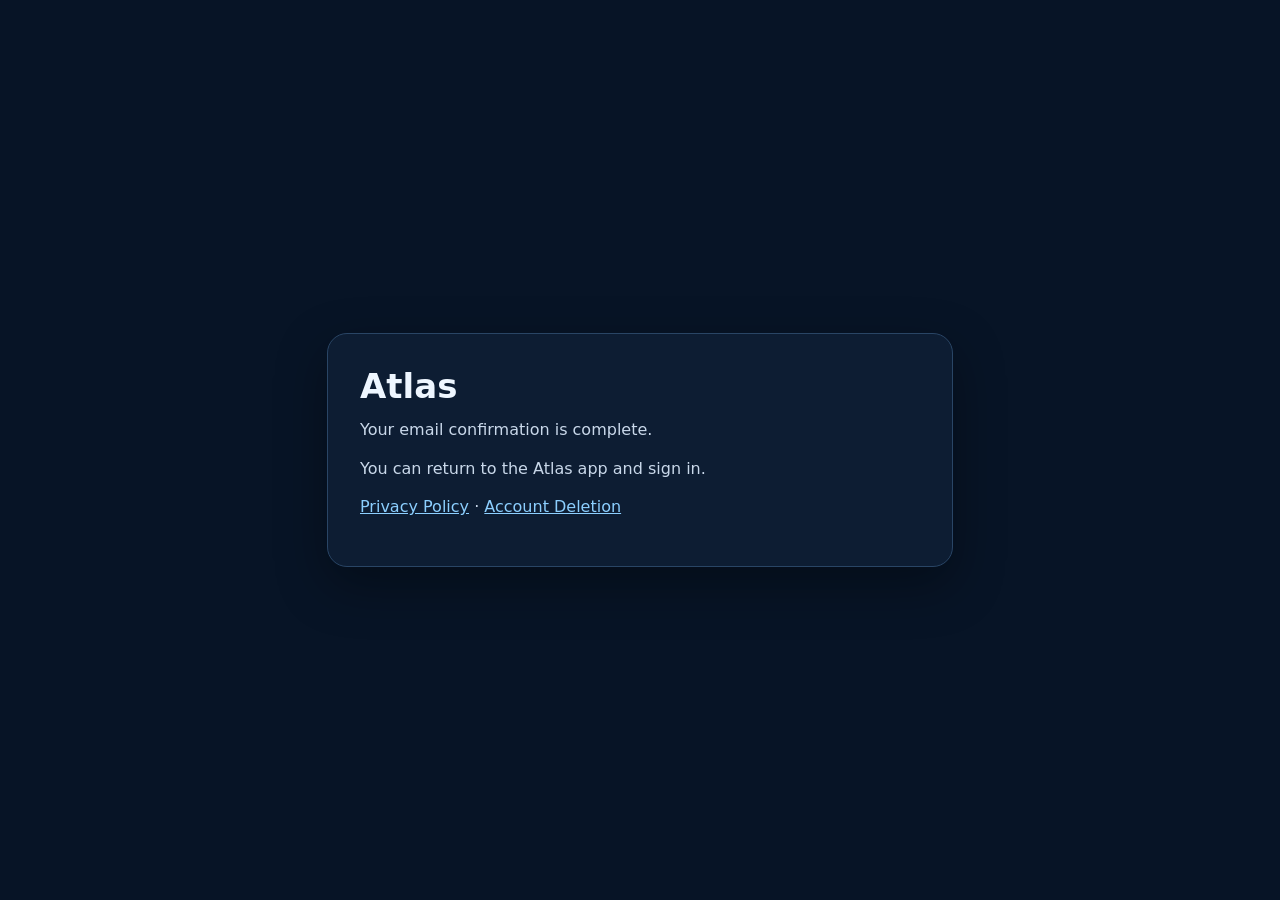
<file: index.html>
<!doctype html>
<html lang="en">
<head>
  <meta charset="utf-8">
  <meta name="viewport" content="width=device-width, initial-scale=1">
  <title>Atlas</title>
  <style>
    :root { color-scheme: dark; }
    body {
      margin: 0;
      min-height: 100vh;
      display: grid;
      place-items: center;
      background: #071426;
      color: #eef6ff;
      font-family: system-ui, -apple-system, BlinkMacSystemFont, "Segoe UI", sans-serif;
    }
    main {
      width: min(92vw, 560px);
      padding: 32px;
      border: 1px solid #294565;
      border-radius: 20px;
      background: #0d1d33;
      box-shadow: 0 18px 50px rgba(0,0,0,.35);
    }
    h1 { margin: 0 0 12px; font-size: 34px; }
    p { margin: 0 0 14px; line-height: 1.55; color: #c9d8ea; }
    a { color: #8ccfff; }
  </style>
</head>
<body>
  <main>
    <h1>Atlas</h1>
    <p>Your email confirmation is complete.</p>
    <p>You can return to the Atlas app and sign in.</p>
    <p><a href="./privacy/">Privacy Policy</a> · <a href="./account-deletion/">Account Deletion</a></p>
  </main>
</body>
</html>
</file>
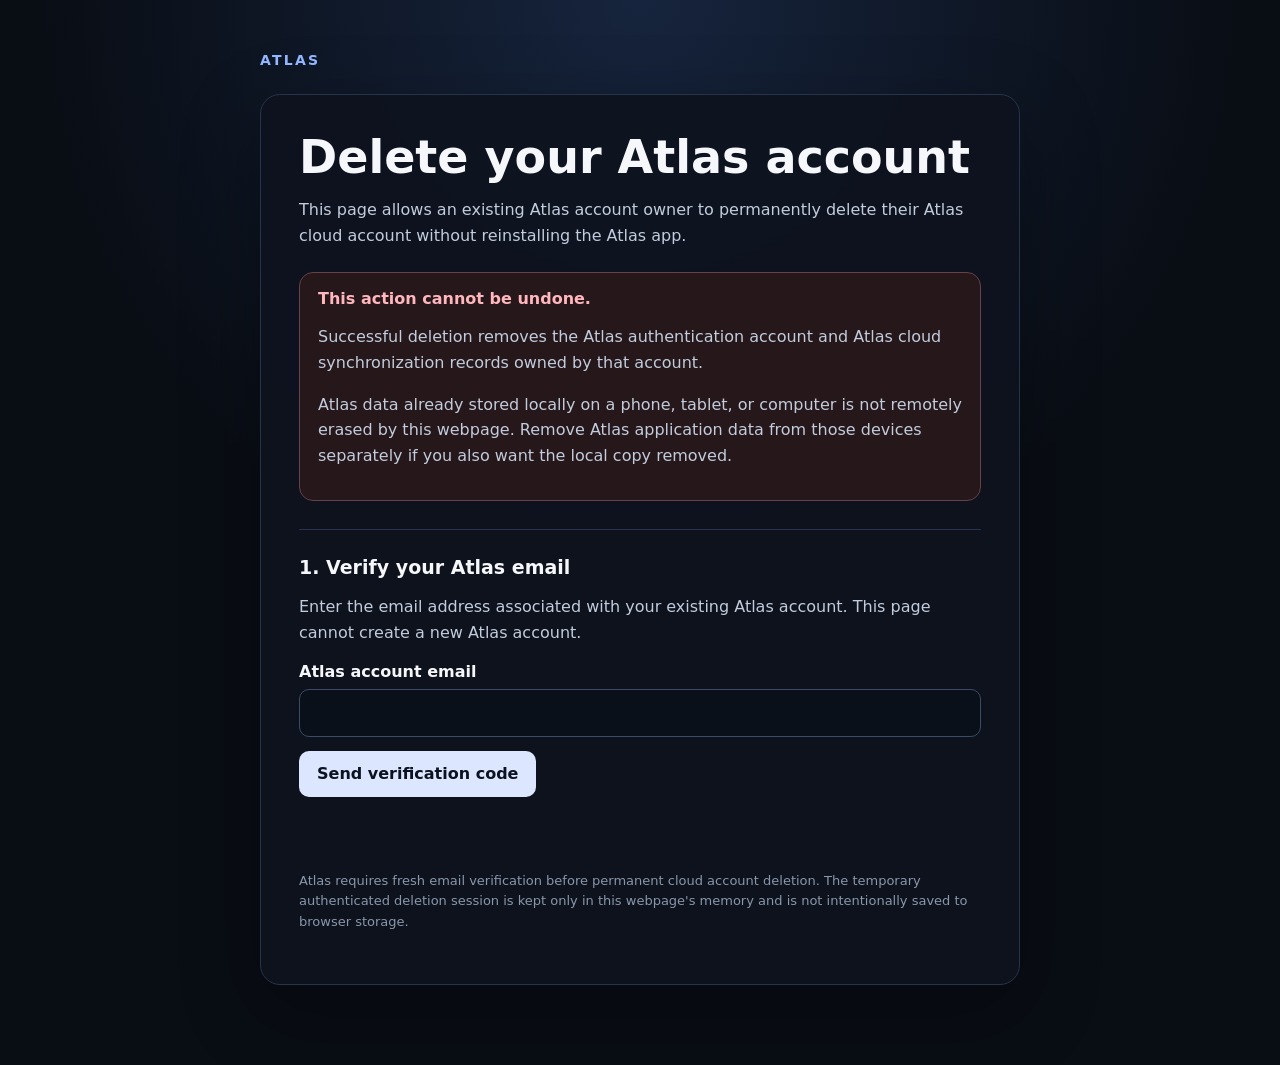
<file: account-deletion/index.html>
<!doctype html>
<html lang="en">
<head>
  <meta charset="utf-8">

  <meta
    name="viewport"
    content="width=device-width, initial-scale=1"
  >

  <meta
    name="referrer"
    content="no-referrer"
  >

  <meta
    name="robots"
    content="index,follow"
  >

  <meta
    http-equiv="Content-Security-Policy"
    content="default-src 'none'; script-src 'self'; style-src 'self'; connect-src https://pknerqimxrdieeaocixs.supabase.co; img-src 'self' data:; object-src 'none'; base-uri 'none'; form-action 'none';"
  >

  <title>Delete Atlas Account</title>

  <link
    rel="stylesheet"
    href="./styles.css"
  >

  <script
    src="./app.js"
    defer
  ></script>
</head>

<body>
  <main>
    <div class="brand">Atlas</div>

    <section
      class="card"
      aria-labelledby="page-title"
    >
      <h1 id="page-title">
        Delete your Atlas account
      </h1>

      <p>
        This page allows an existing Atlas account owner to permanently
        delete their Atlas cloud account without reinstalling the Atlas app.
      </p>

      <div class="danger">
        <strong>This action cannot be undone.</strong>

        <p>
          Successful deletion removes the Atlas authentication account and
          Atlas cloud synchronization records owned by that account.
        </p>

        <p>
          Atlas data already stored locally on a phone, tablet, or computer
          is not remotely erased by this webpage. Remove Atlas application
          data from those devices separately if you also want the local copy
          removed.
        </p>
      </div>

      <section
        class="step"
        aria-labelledby="step-one-title"
      >
        <h2 id="step-one-title">
          1. Verify your Atlas email
        </h2>

        <p>
          Enter the email address associated with your existing Atlas
          account. This page cannot create a new Atlas account.
        </p>

        <label for="email">
          Atlas account email
        </label>

        <input
          id="email"
          name="email"
          type="email"
          inputmode="email"
          autocomplete="email"
          maxlength="320"
          required
        >

        <div class="actions">
          <button
            id="request-code"
            class="primary"
            type="button"
          >
            Send verification code
          </button>
        </div>
      </section>

      <section
        id="verification-step"
        class="step"
        aria-labelledby="step-two-title"
        hidden
      >
        <h2 id="step-two-title">
          2. Enter the verification code
        </h2>

        <p>
          Enter the six-digit code sent to the Atlas account email.
        </p>

        <label for="otp">
          Verification code
        </label>

        <input
          id="otp"
          name="otp"
          type="text"
          inputmode="numeric"
          autocomplete="one-time-code"
          minlength="6"
          maxlength="6"
          pattern="[0-9]{6}"
        >

        <div class="actions">
          <button
            id="verify-code"
            class="primary"
            type="button"
          >
            Verify code
          </button>
        </div>
      </section>

      <section
        id="delete-step"
        class="step"
        aria-labelledby="step-three-title"
        hidden
      >
        <h2 id="step-three-title">
          3. Confirm permanent deletion
        </h2>

        <p>
          Type <code>DELETE</code> exactly and then select
          <strong>Delete Atlas account</strong>.
        </p>

        <label for="confirmation">
          Confirmation
        </label>

        <input
          id="confirmation"
          name="confirmation"
          type="text"
          autocomplete="off"
          maxlength="6"
          spellcheck="false"
        >

        <div class="actions">
          <button
            id="delete-account"
            class="destructive"
            type="button"
            disabled
          >
            Delete Atlas account
          </button>

          <button
            id="start-over"
            class="secondary"
            type="button"
          >
            Start over
          </button>
        </div>
      </section>

      <div
        id="status"
        class="status"
        role="status"
        aria-live="polite"
        aria-atomic="true"
      ></div>

      <p class="small">
        Atlas requires fresh email verification before permanent cloud
        account deletion. The temporary authenticated deletion session is
        kept only in this webpage's memory and is not intentionally saved
        to browser storage.
      </p>
    </section>
  </main>
</body>
</html>
</file>
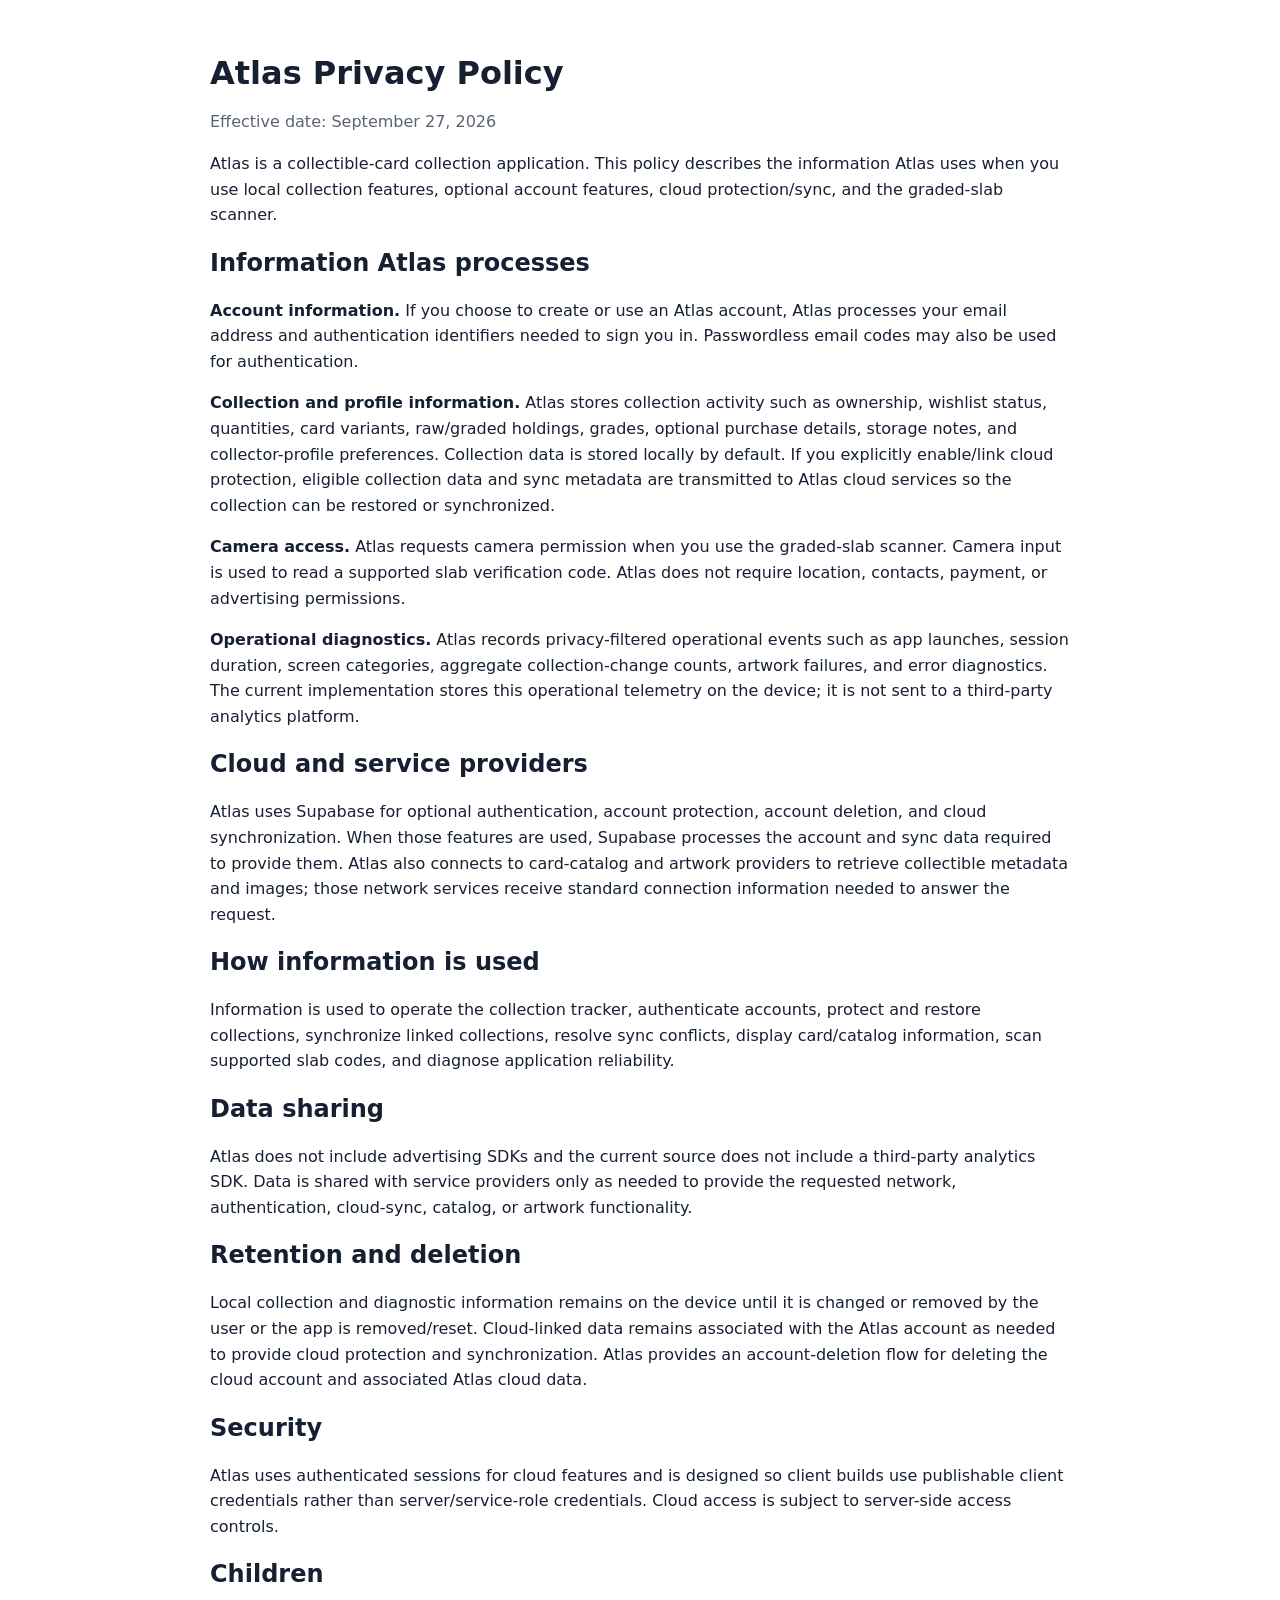
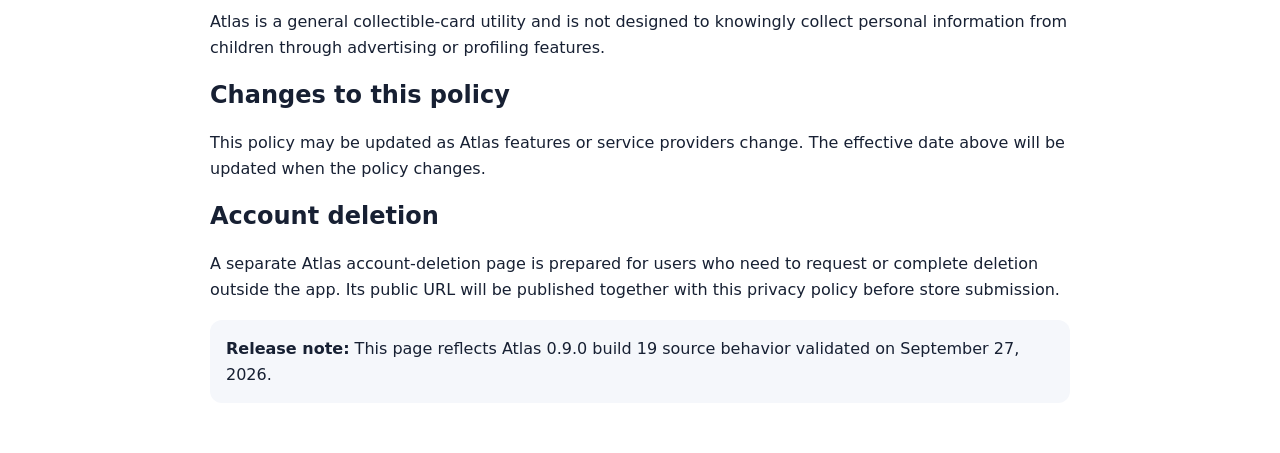
<file: privacy/index.html>
<!doctype html>
<html lang="en">
<head>
  <meta charset="utf-8">
  <meta name="viewport" content="width=device-width, initial-scale=1">
  <title>Atlas Privacy Policy</title>
  <meta name="robots" content="index,follow">
  <style>
    body{font-family:system-ui,-apple-system,Segoe UI,Roboto,sans-serif;max-width:860px;margin:0 auto;padding:32px 20px;line-height:1.6;color:#172033;background:#fff}
    h1,h2{line-height:1.25} h1{margin-bottom:4px} .muted{color:#5b6472}.box{background:#f5f7fb;border-radius:12px;padding:16px;margin:18px 0}
    code{background:#f1f3f5;padding:2px 5px;border-radius:4px}
  </style>
</head>
<body>
  <main>
    <h1>Atlas Privacy Policy</h1>
    <p class="muted">Effective date: September 27, 2026</p>
    <p>Atlas is a collectible-card collection application. This policy describes the information Atlas uses when you use local collection features, optional account features, cloud protection/sync, and the graded-slab scanner.</p>

    <h2>Information Atlas processes</h2>
    <p><strong>Account information.</strong> If you choose to create or use an Atlas account, Atlas processes your email address and authentication identifiers needed to sign you in. Passwordless email codes may also be used for authentication.</p>
    <p><strong>Collection and profile information.</strong> Atlas stores collection activity such as ownership, wishlist status, quantities, card variants, raw/graded holdings, grades, optional purchase details, storage notes, and collector-profile preferences. Collection data is stored locally by default. If you explicitly enable/link cloud protection, eligible collection data and sync metadata are transmitted to Atlas cloud services so the collection can be restored or synchronized.</p>
    <p><strong>Camera access.</strong> Atlas requests camera permission when you use the graded-slab scanner. Camera input is used to read a supported slab verification code. Atlas does not require location, contacts, payment, or advertising permissions.</p>
    <p><strong>Operational diagnostics.</strong> Atlas records privacy-filtered operational events such as app launches, session duration, screen categories, aggregate collection-change counts, artwork failures, and error diagnostics. The current implementation stores this operational telemetry on the device; it is not sent to a third-party analytics platform.</p>

    <h2>Cloud and service providers</h2>
    <p>Atlas uses Supabase for optional authentication, account protection, account deletion, and cloud synchronization. When those features are used, Supabase processes the account and sync data required to provide them. Atlas also connects to card-catalog and artwork providers to retrieve collectible metadata and images; those network services receive standard connection information needed to answer the request.</p>

    <h2>How information is used</h2>
    <p>Information is used to operate the collection tracker, authenticate accounts, protect and restore collections, synchronize linked collections, resolve sync conflicts, display card/catalog information, scan supported slab codes, and diagnose application reliability.</p>

    <h2>Data sharing</h2>
    <p>Atlas does not include advertising SDKs and the current source does not include a third-party analytics SDK. Data is shared with service providers only as needed to provide the requested network, authentication, cloud-sync, catalog, or artwork functionality.</p>

    <h2>Retention and deletion</h2>
    <p>Local collection and diagnostic information remains on the device until it is changed or removed by the user or the app is removed/reset. Cloud-linked data remains associated with the Atlas account as needed to provide cloud protection and synchronization. Atlas provides an account-deletion flow for deleting the cloud account and associated Atlas cloud data.</p>

    <h2>Security</h2>
    <p>Atlas uses authenticated sessions for cloud features and is designed so client builds use publishable client credentials rather than server/service-role credentials. Cloud access is subject to server-side access controls.</p>

    <h2>Children</h2>
    <p>Atlas is a general collectible-card utility and is not designed to knowingly collect personal information from children through advertising or profiling features.</p>

    <h2>Changes to this policy</h2>
    <p>This policy may be updated as Atlas features or service providers change. The effective date above will be updated when the policy changes.</p>

    <h2>Account deletion</h2>
    <p>A separate Atlas account-deletion page is prepared for users who need to request or complete deletion outside the app. Its public URL will be published together with this privacy policy before store submission.</p>

    <div class="box"><strong>Release note:</strong> This page reflects Atlas 0.9.0 build 19 source behavior validated on September 27, 2026.</div>
  </main>
</body>
</html>
</file>
<file: account-deletion/styles.css>
:root {
  color-scheme: dark;

  font-family:
    Inter,
    ui-sans-serif,
    system-ui,
    -apple-system,
    BlinkMacSystemFont,
    "Segoe UI",
    sans-serif;

  background: #090d14;
  color: #f6f7fb;
}

* {
  box-sizing: border-box;
}

body {
  margin: 0;
  min-height: 100vh;

  background:
    radial-gradient(
      circle at top,
      #16243d 0,
      #090d14 38rem
    );
}

main {
  width: min(760px, calc(100% - 32px));
  margin: 0 auto;
  padding: 52px 0 80px;
}

.brand {
  margin-bottom: 26px;

  color: #92b6ff;

  font-size: 14px;
  font-weight: 800;
  letter-spacing: 0.16em;
  text-transform: uppercase;
}

.card {
  padding: clamp(22px, 5vw, 38px);

  border: 1px solid #26344b;
  border-radius: 20px;

  background: rgba(13, 19, 30, 0.94);

  box-shadow:
    0 24px 80px
    rgba(0, 0, 0, 0.28);
}

h1 {
  margin: 0 0 14px;

  font-size: clamp(30px, 7vw, 46px);
  line-height: 1.05;
}

h2 {
  margin: 0 0 10px;
  font-size: 19px;
}

p,
li {
  color: #c2ccdc;
  line-height: 1.6;
}

.danger {
  margin: 24px 0;
  padding: 16px 18px;

  border: 1px solid #684047;
  border-radius: 14px;

  background: #25171a;
}

.danger strong {
  color: #ffb6bd;
}

.step {
  margin-top: 28px;
  padding-top: 26px;
  border-top: 1px solid #26344b;
}

label {
  display: block;
  margin: 15px 0 8px;
  font-weight: 700;
}

input {
  width: 100%;
  min-height: 48px;
  padding: 11px 13px;

  border: 1px solid #3a4b68;
  border-radius: 10px;

  background: #0a101a;
  color: #ffffff;

  font: inherit;
}

input:focus {
  border-color: #78a7ff;
  outline: 3px solid rgba(105, 156, 255, 0.35);
}

input:disabled {
  opacity: 0.55;
}

.actions {
  display: flex;
  flex-wrap: wrap;
  gap: 12px;

  margin-top: 14px;
}

button {
  min-height: 46px;
  padding: 10px 18px;

  border: 0;
  border-radius: 10px;

  font: inherit;
  font-weight: 800;

  cursor: pointer;
}

button.primary {
  background: #dce7ff;
  color: #0b1220;
}

button.secondary {
  border: 1px solid #4b5d79;
  background: transparent;
  color: #dce7ff;
}

button.destructive {
  background: #e65f69;
  color: #160608;
}

button:disabled {
  cursor: not-allowed;
  opacity: 0.45;
}

.status {
  min-height: 26px;
  margin-top: 20px;
  padding: 0;

  border-radius: 10px;

  color: #c8d4e8;

  white-space: pre-wrap;
}

.status.visible {
  padding: 12px 14px;

  border: 1px solid #34465f;

  background: #101927;
}

.status.error {
  border-color: #684047;

  background: #25171a;
  color: #ffc1c6;
}

.status.success {
  border-color: #38634d;

  background: #12251b;
  color: #b9f6d2;
}

.small {
  margin-top: 28px;

  color: #8997ab;

  font-size: 13px;
}

code {
  padding: 2px 6px;

  border-radius: 5px;

  background: #151e2c;
  color: #ffffff;
}

[hidden] {
  display: none !important;
}
</file>
